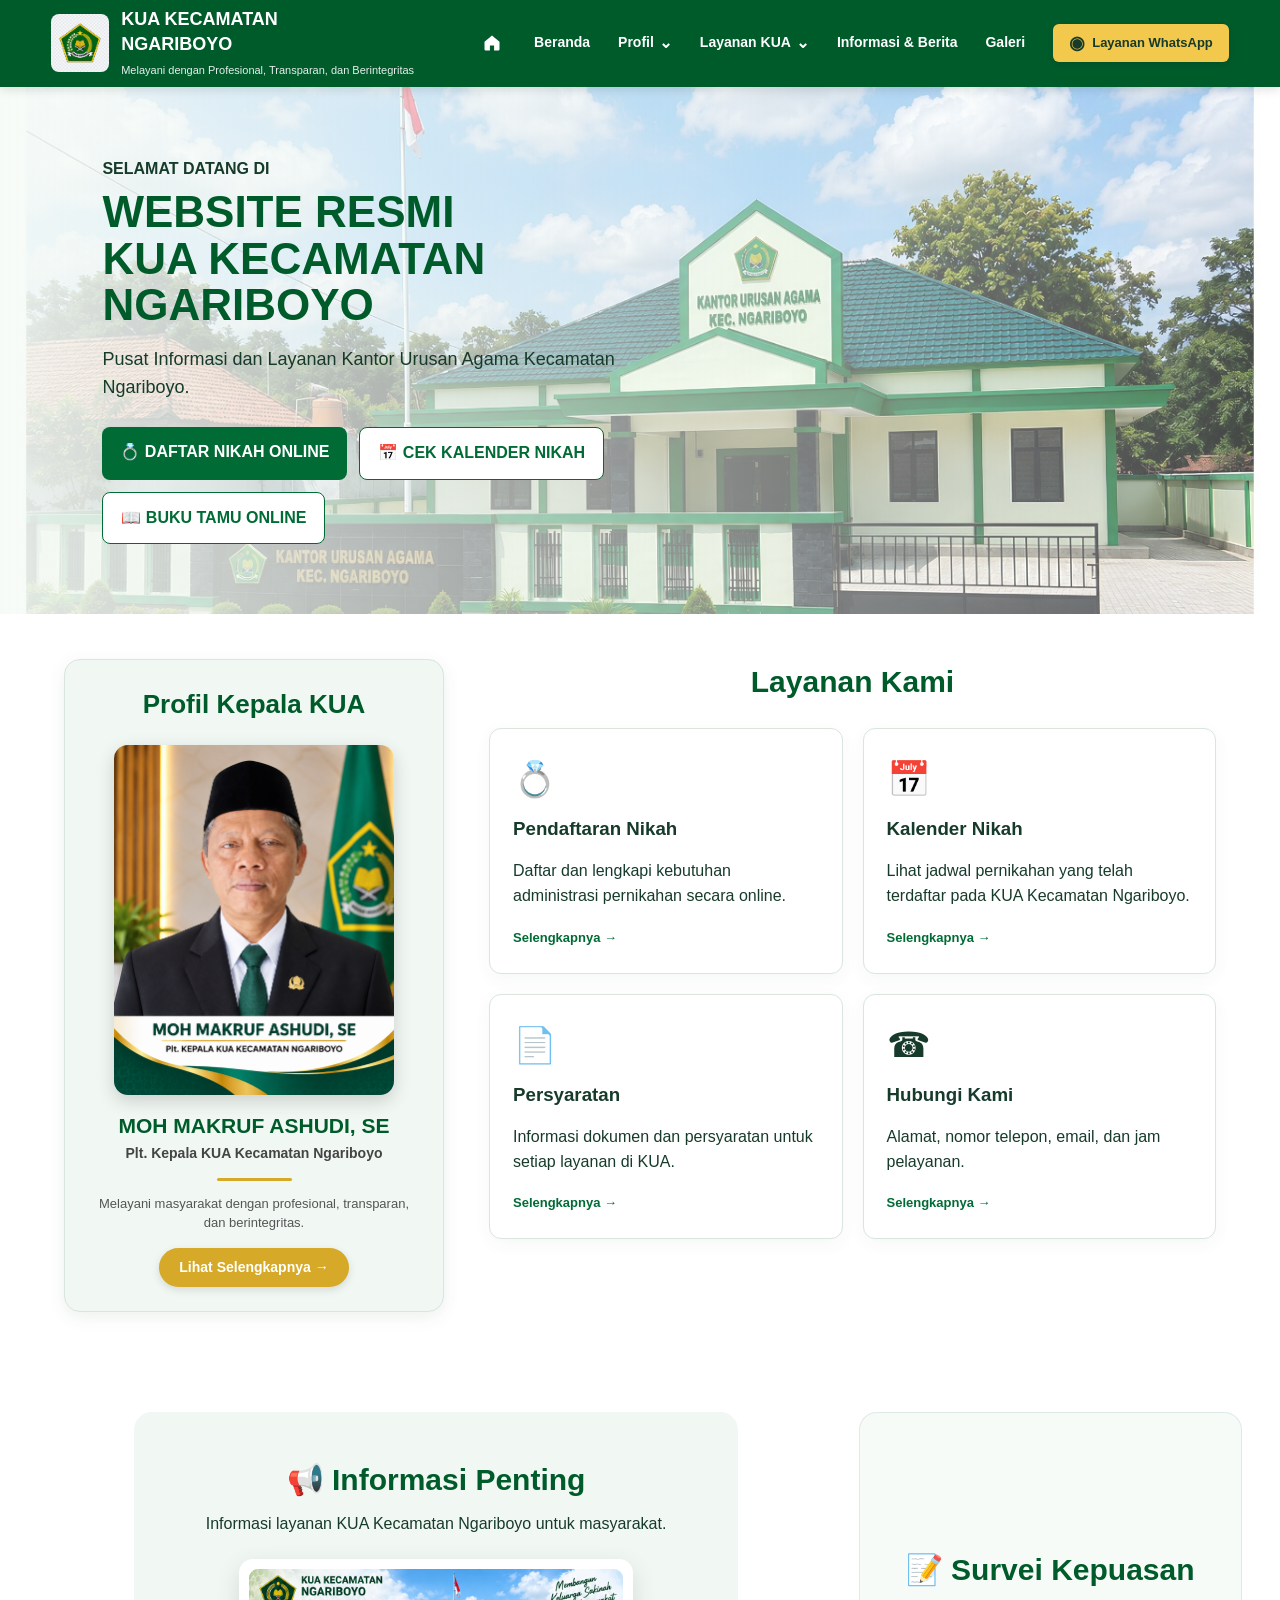
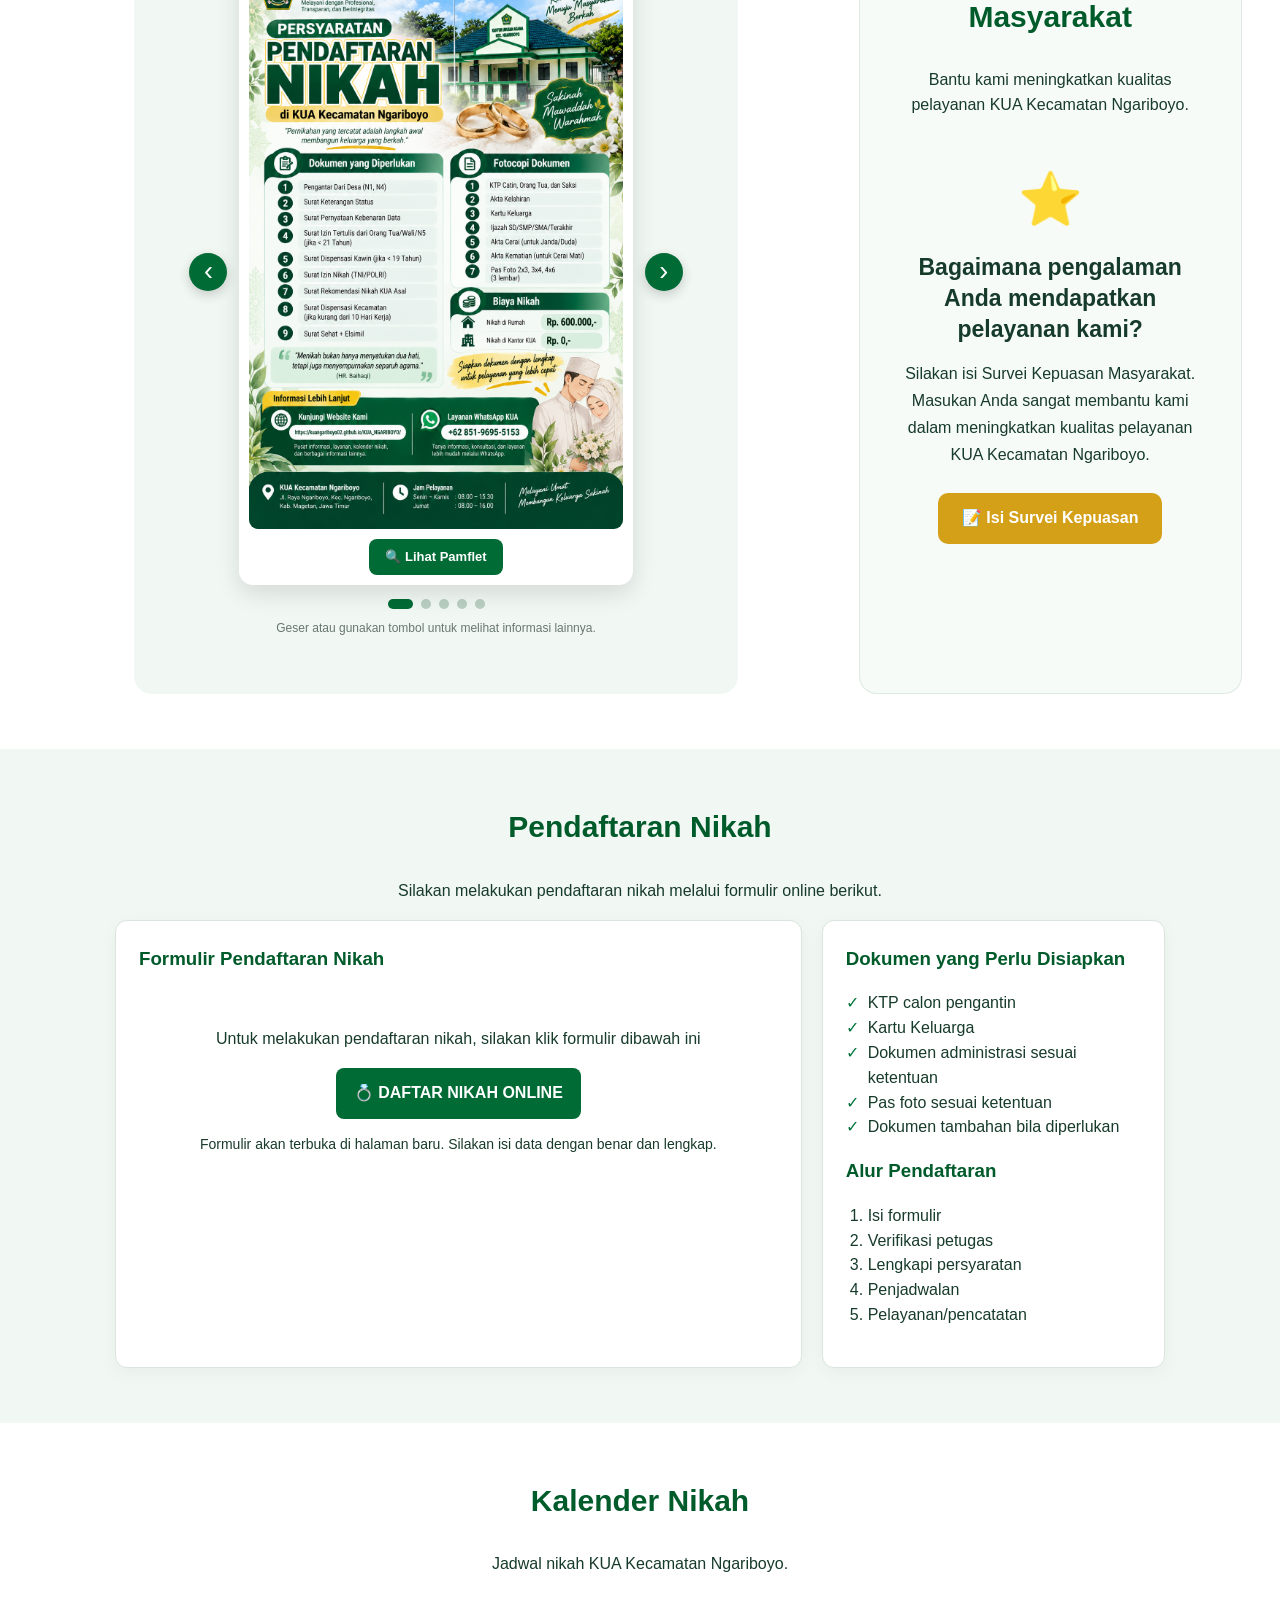
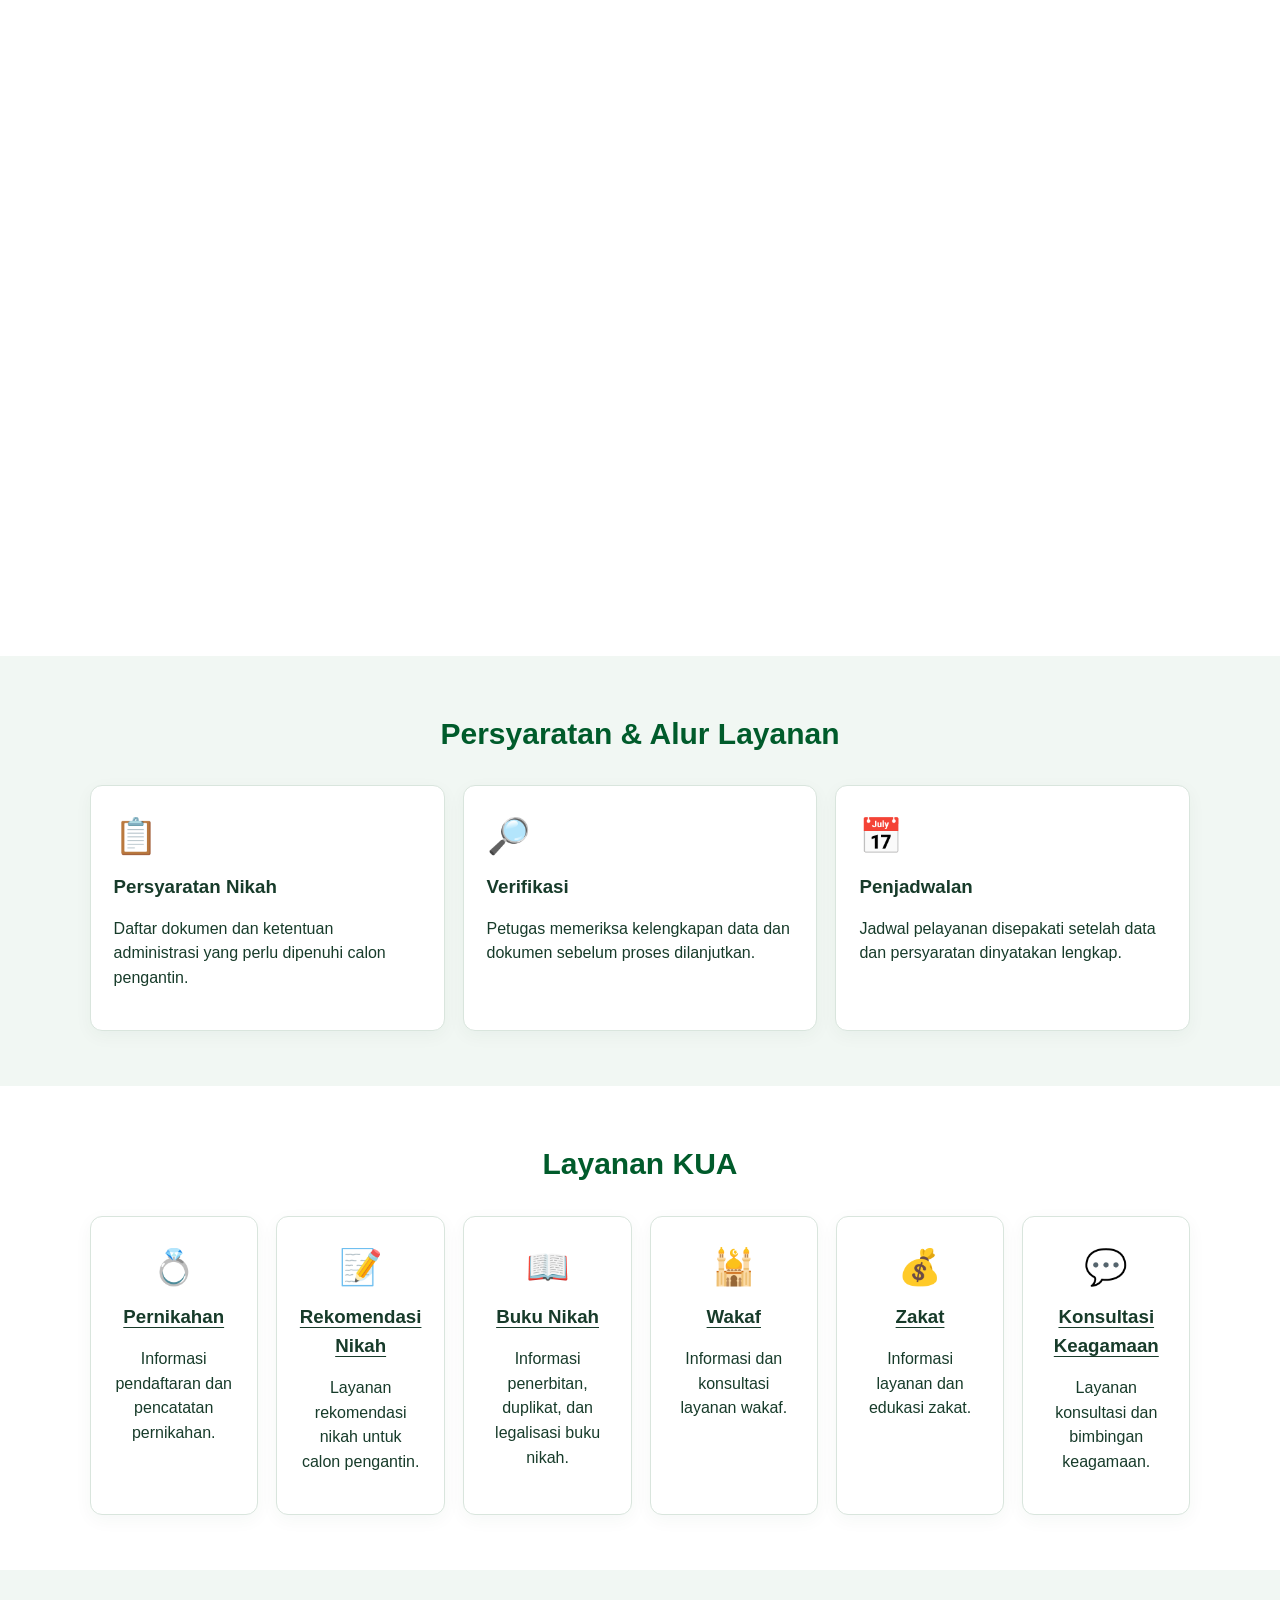
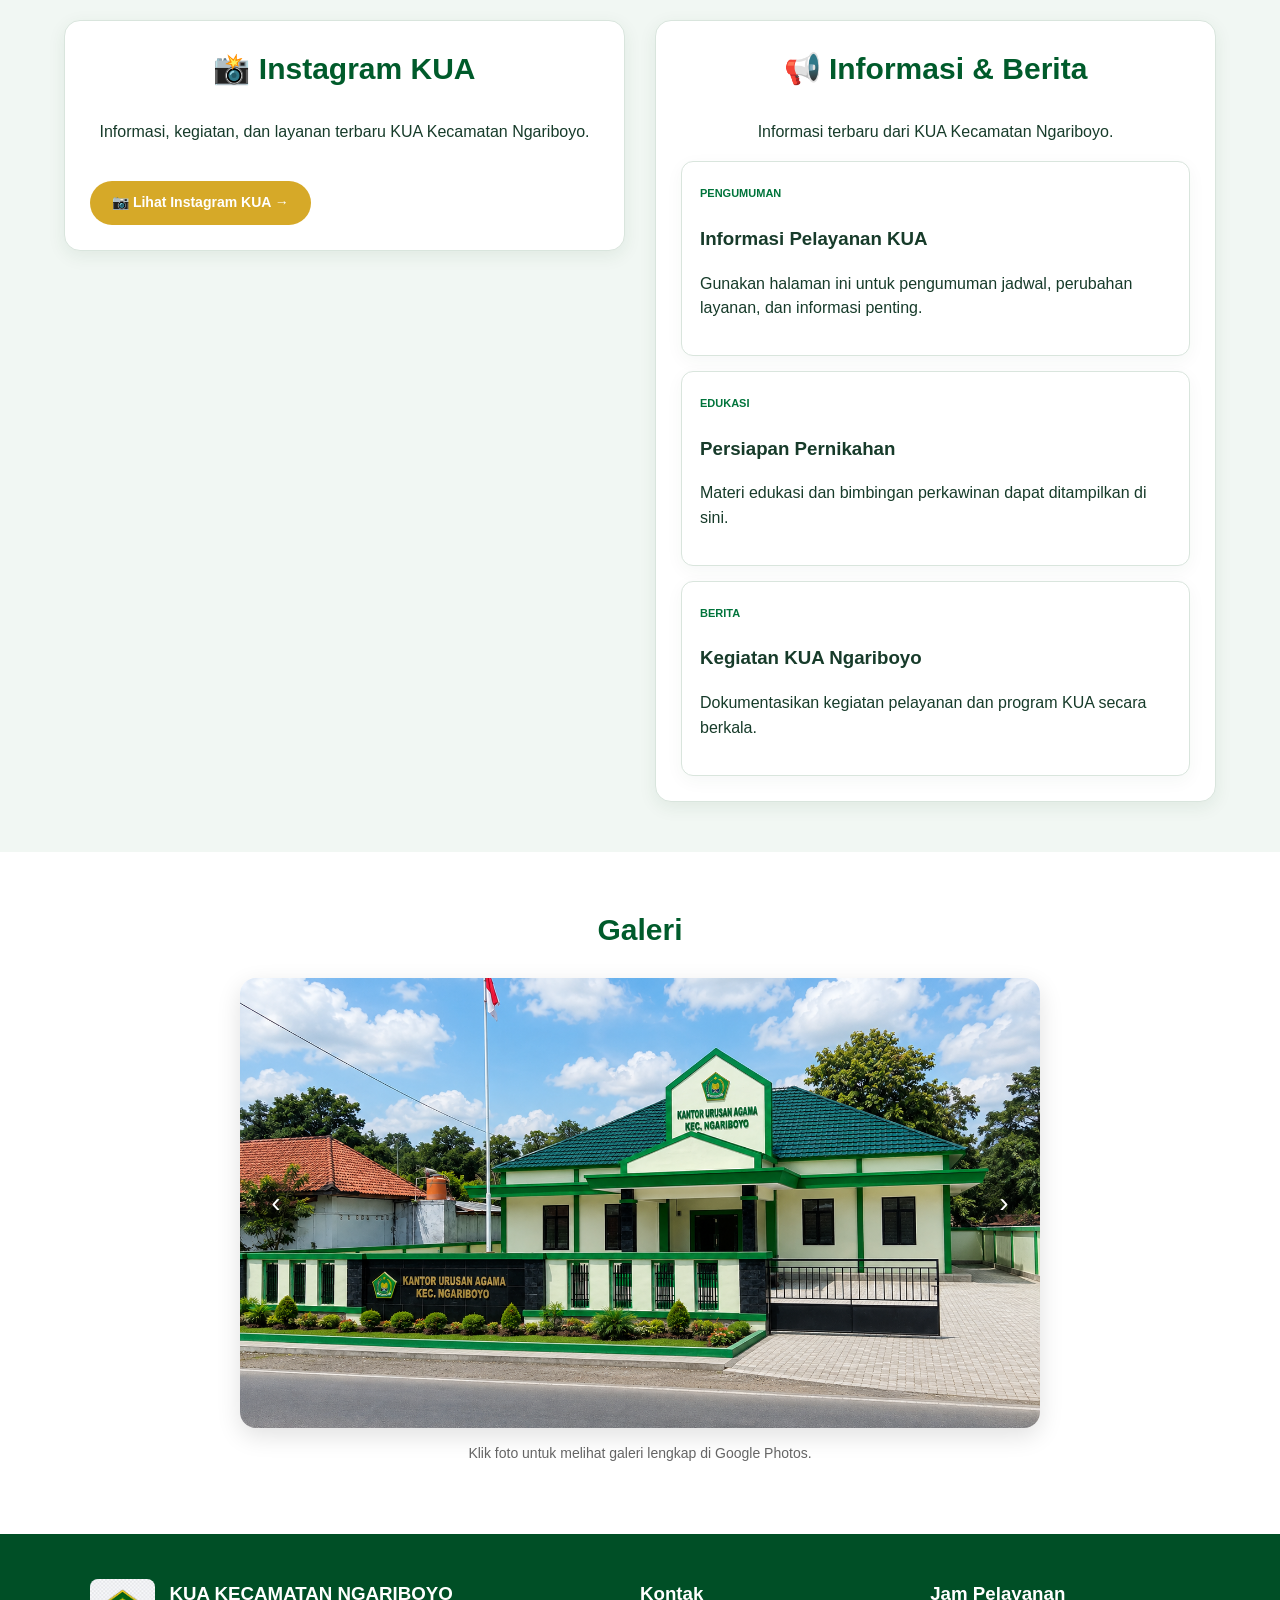
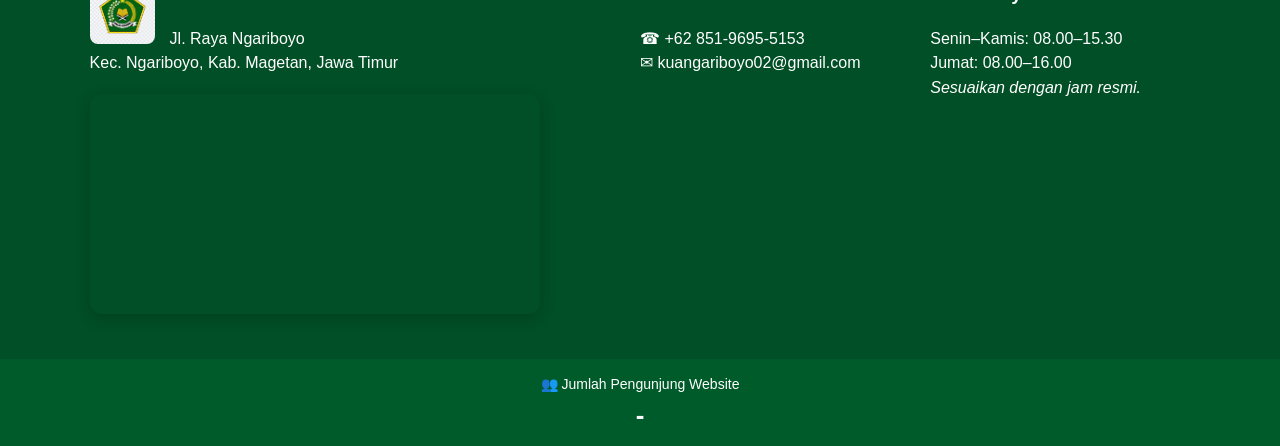
<file: index.html>
<!doctype html>
<html lang="id">

<head>
<meta charset="utf-8">
<meta name="viewport" content="width=device-width, initial-scale=1">
<title>KUA Kecamatan Ngariboyo</title>
<meta name="description" content="Website layanan KUA Kecamatan Ngariboyo">
<link rel="stylesheet" href="style.css?v=6">
<!-- Google tag (gtag.js) -->
<script async src="https://www.googletagmanager.com/gtag/js?id=G-7D5N7SN8YX"></script>
<script>
  window.dataLayer = window.dataLayer || [];
  function gtag(){dataLayer.push(arguments);}
  gtag('js', new Date());

  gtag('config', 'G-7D5N7SN8YX');
</script>

<!-- GoatCounter -->
<script data-goatcounter="https://kuangariboyo.goatcounter.com/count"
        async src="//gc.zgo.at/count.js"></script>


<style>
.info-survei-section{width:100%;box-sizing:border-box}
.info-survei-grid{width:100%;max-width:1400px;margin:0 auto;display:grid;grid-template-columns:minmax(0,1.35fr) minmax(320px,.65fr);gap:30px;align-items:stretch}
.info-survei-card{min-width:0;box-sizing:border-box;border-radius:18px}
.info-survei-card .section-head{text-align:center}
.survei-kepuasan-card{background:#f7fbf8;padding:30px;display:flex;flex-direction:column;justify-content:center;border:1px solid rgba(0,90,50,.10)}
.survei-kepuasan-content{text-align:center;padding:25px 15px 15px}
.survei-icon{font-size:52px;margin-bottom:12px}
.survei-kepuasan-content h3{margin:0 auto 15px;max-width:450px;font-size:23px;line-height:1.35}
.survei-kepuasan-content p{max-width:500px;margin:0 auto 25px;line-height:1.7}
.survei-button{display:inline-block;padding:13px 24px;border-radius:10px;background:#d4a017;color:#fff!important;text-decoration:none!important;font-weight:700;transition:transform .2s ease,opacity .2s ease}
.survei-button:hover{transform:translateY(-2px);opacity:.92}
@media(max-width:900px){.info-survei-grid{grid-template-columns:1fr}}
</style>
</head>
<body>
<header class="topbar">
  <div class="brand">
    <img src="logo-kemenag.jpg" alt="Logo Kementerian Agama">
    <div><strong>KUA KECAMATAN<br>NGARIBOYO</strong><small>Melayani dengan Profesional, Transparan, dan Berintegritas</small></div>
  </div>
  <button class="menu-btn" onclick="toggleMenu()">☰</button>
  <nav id="nav">

  <!-- BERANDA -->
  <a href="#beranda" class="nav-home" aria-label="Beranda">
    <svg viewBox="0 0 24 24" aria-hidden="true">
      <path d="M3 10.5L12 3l9 7.5v9a1.5 1.5 0 0 1-1.5 1.5h-5v-6h-5v6h-5A1.5 1.5 0 0 1 3 19.5v-9z"/>
    </svg>
  </a>

  <a href="#beranda">Beranda</a>

  <!-- PROFIL -->
  <div class="nav-dropdown">
    <a href="profil.html" class="dropdown-link">
      Profil <span>⌄</span>
    </a>

    <div class="dropdown-menu">
      <a href="profil.html">Profil Pegawai</a>
    </div>
  </div>

  <!-- LAYANAN -->
  <div class="nav-dropdown">
    <a href="#layanan" class="dropdown-link">
      Layanan KUA <span>⌄</span>
    </a>

    <div class="dropdown-menu">
      <a href="#daftar">Pendaftaran Nikah</a>
      <a href="#kalender">Kalender Nikah</a>
      <a href="#persyaratan">Persyaratan</a>
      <a href="#layanan">Semua Layanan</a>
    </div>
  </div>

  <!-- INFORMASI -->
  <a href="#informasi">Informasi &amp; Berita</a>

  <!-- GALERI -->
  <a href="#galeri">Galeri</a>

  <!-- WHATSAPP -->
  <a
    href="https://wa.me/6285196955153"
    target="_blank"
    rel="noopener noreferrer"
    class="nav-whatsapp">
    <span class="wa-icon">◉</span>
    Layanan WhatsApp
  </a>

</nav>
</header>

<main>
<section id="beranda" class="hero">
  <div class="hero-overlay">
    <div class="hero-copy">
      <p class="eyebrow">SELAMAT DATANG DI</p>
      <h1>WEBSITE RESMI<br>KUA KECAMATAN<br>NGARIBOYO</h1>
      <p>Pusat Informasi dan Layanan Kantor Urusan Agama Kecamatan Ngariboyo.</p>
    <div class="actions">
  <a class="btn primary" href="#daftar">
    💍 DAFTAR NIKAH ONLINE
  </a>

  <a class="btn secondary" href="#kalender">
    📅 CEK KALENDER NIKAH
  </a>

  <a class="btn secondary"
     href="https://docs.google.com/forms/d/e/1FAIpQLSdLz4ue5VqMhU5li6f3cSjL6Q23aQDghRnEpui4ShQG2UJ1HA/viewform?usp=publish-editor"
     target="_blank"
     rel="noopener noreferrer">
    📖 BUKU TAMU ONLINE
  </a>
</div>
    </div>
  </div>

  <img class="hero-img" src="gedung-kua.jpg" alt="Kantor Urusan Agama Kecamatan Ngariboyo">
</section>

<!-- PROFIL KEPALA KUA + LAYANAN KAMI -->
<section class="section home-info">

  <!-- PROFIL KEPALA KUA -->
  <div class="kepala-kua-card">

    <h2>Profil Kepala KUA</h2>

    <div class="kepala-kua-content">

      <div class="kepala-kua-photo">
        <img
          src="kepala-kua.png"
          alt="Plt. Kepala KUA Kecamatan Ngariboyo">
      </div>
     
      <div class="kepala-kua-text">
        <h3>MOH MAKRUF ASHUDI, SE</h3>
        <p class="jabatan">
          Plt. Kepala KUA Kecamatan Ngariboyo
        </p>

        <div class="kepala-line"></div>

        <p class="sambutan">
          Melayani masyarakat dengan profesional,
          transparan, dan berintegritas.
        </p>
        
            <a href="profil.html" class="profil-more-btn">
  Lihat Selengkapnya →
</a>
      </div>

    </div>

  </div>


  <!-- LAYANAN KAMI -->
  <div class="layanan-home">

    <h2>Layanan Kami</h2>

    <div class="cards four">

      <a class="card" href="https://docs.google.com/forms/d/e/1FAIpQLScUJaQ_88kHzNyiUYyDM4uP7dMIu5CpChN3W9SoHJ3iEEHMgg/viewform?usp=dialog" target="_blank" rel="noopener noreferrer">
        <span>💍</span>
        <h3>Pendaftaran Nikah</h3>
        <p>Daftar dan lengkapi kebutuhan administrasi pernikahan secara online.</p>
        <b>Selengkapnya →</b>
      </a>

      <a class="card" href="#kalender">
        <span>📅</span>
        <h3>Kalender Nikah</h3>
        <p>Lihat jadwal pernikahan yang telah terdaftar pada KUA Kecamatan Ngariboyo.</p>
        <b>Selengkapnya →</b>
      </a>

      <a class="card" href="#persyaratan">
        <span>📄</span>
        <h3>Persyaratan</h3>
        <p>Informasi dokumen dan persyaratan untuk setiap layanan di KUA.</p>
        <b>Selengkapnya →</b>
      </a>

      <a class="card" href="#kontak">
        <span>☎</span>
        <h3>Hubungi Kami</h3>
        <p>Alamat, nomor telepon, email, dan jam pelayanan.</p>
        <b>Selengkapnya →</b>
      </a>

    </div>

  </div>

</section>
  <!-- INFORMASI PENTING + SURVEI KEPUASAN -->
<section class="section info-survei-section">
  <div class="info-survei-grid">

    <div class="info-survei-card info-penting">
      <div class="section-head">
        <h2>📢 Informasi Penting</h2>
        <p>Informasi layanan KUA Kecamatan Ngariboyo untuk masyarakat.</p>
      </div>
      <div class="pamflet-slider">
        <button class="pamflet-prev" onclick="pamfletPrev()">‹</button>
        <div class="pamflet-frame">
          <img id="pamfletImage" src="Persyaratan Nikah.png" alt="Informasi layanan KUA Kecamatan Ngariboyo">
          <a id="pamfletZoom" href="Persyaratan Nikah.png" target="_blank" rel="noopener noreferrer" class="pamflet-button">🔍 Lihat Pamflet</a>
        </div>
        <button class="pamflet-next" onclick="pamfletNext()">›</button>
      </div>
      <div class="pamflet-dots" id="pamfletDots"></div>
      <p class="pamflet-caption">Geser atau gunakan tombol untuk melihat informasi lainnya.</p>
    </div>

    <div class="info-survei-card survei-kepuasan-card">
      <div class="section-head">
        <h2>📝 Survei Kepuasan Masyarakat</h2>
        <p>Bantu kami meningkatkan kualitas pelayanan KUA Kecamatan Ngariboyo.</p>
      </div>
      <div class="survei-kepuasan-content">
        <div class="survei-icon">⭐</div>
        <h3>Bagaimana pengalaman Anda mendapatkan pelayanan kami?</h3>
        <p>Silakan isi Survei Kepuasan Masyarakat. Masukan Anda sangat membantu kami dalam meningkatkan kualitas pelayanan KUA Kecamatan Ngariboyo.</p>
        <a class="survei-button" href="https://docs.google.com/forms/d/e/1FAIpQLSe9x_BmOa2xotB_aCH4w6v5SdQA-DqWN9gHofPEmgc6pU6Y7g/viewform?usp=header" target="_blank" rel="noopener noreferrer">📝 Isi Survei Kepuasan</a>
      </div>
    </div>

  </div>
</section>

<section id="daftar" class="section alt">
<div class="section-head"><h2>Pendaftaran Nikah</h2><p>Silakan melakukan pendaftaran nikah melalui formulir online berikut.</p></div>
  <div class="form-layout">
    <div class="panel">
      <h3>Formulir Pendaftaran Nikah</h3>
      <div style="text-align:center; padding:20px 0;">
  <p>
    Untuk melakukan pendaftaran nikah, silakan klik
    formulir dibawah ini
  </p>

  <a
    class="btn primary"
    href="https://docs.google.com/forms/d/e/1FAIpQLScUJaQ_88kHzNyiUYyDM4uP7dMIu5CpChN3W9SoHJ3iEEHMgg/viewform?usp=dialog"
    target="_blank"
    rel="noopener noreferrer">
    💍 DAFTAR NIKAH ONLINE
  </a>

  <p style="margin-top:15px; font-size:14px;">
    Formulir akan terbuka di halaman baru.
    Silakan isi data dengan benar dan lengkap.
  </p>
</div>
      
    </div>
    <aside class="panel">
      <h3>Dokumen yang Perlu Disiapkan</h3>
      <ul class="check">
        <li>KTP calon pengantin</li><li>Kartu Keluarga</li><li>Dokumen administrasi sesuai ketentuan</li><li>Pas foto sesuai ketentuan</li><li>Dokumen tambahan bila diperlukan</li>
      </ul>
      <h3>Alur Pendaftaran</h3>
      <ol class="steps"><li>Isi formulir</li><li>Verifikasi petugas</li><li>Lengkapi persyaratan</li><li>Penjadwalan</li><li>Pelayanan/pencatatan</li></ol>
    </aside>
  </div>
</section>

<section id="kalender" class="section">
    <div class="section-head">
        <h2>Kalender Nikah</h2>
        <p>Jadwal nikah KUA Kecamatan Ngariboyo.</p>
    </div>

    <div style="width:100%; overflow:hidden;">
        <iframe
            src="https://calendar.google.com/calendar/embed?src=kuangariboyo02%40gmail.com&ctz=Asia%2FJakarta"
            style="border:0; width:100%; height:600px;"
            frameborder="0"
            scrolling="no">
        </iframe>
    </div>
</section>

<section id="persyaratan" class="section alt">
<h2>Persyaratan & Alur Layanan</h2>
<div class="cards three">
 <div class="card"><span>📋</span><h3>Persyaratan Nikah</h3><p>Daftar dokumen dan ketentuan administrasi yang perlu dipenuhi calon pengantin.</p></div>
 <div class="card"><span>🔎</span><h3>Verifikasi</h3><p>Petugas memeriksa kelengkapan data dan dokumen sebelum proses dilanjutkan.</p></div>
 <div class="card"><span>📅</span><h3>Penjadwalan</h3><p>Jadwal pelayanan disepakati setelah data dan persyaratan dinyatakan lengkap.</p></div>
</div>
</section>

<section id="layanan" class="section">
<h2>Layanan KUA</h2>
<div class="cards six">

  <a class="service" href="https://docs.google.com/forms/d/e/1FAIpQLScUJaQ_88kHzNyiUYyDM4uP7dMIu5CpChN3W9SoHJ3iEEHMgg/viewform?usp=dialog" target="_blank" rel="noopener noreferrer" style="text-decoration:none;color:inherit;">
    <span>💍</span><h3>Pernikahan</h3><p>Informasi pendaftaran dan pencatatan pernikahan.</p>
  </a>

 <a class="service"
   href="https://docs.google.com/forms/d/e/1FAIpQLSfV-mgq9tUyhpSrBqGP6-CahetIjZsibRUUJsp9_oYj_DOn6Q/viewform?usp=header&utm_source=chatgpt.com"
   target="_blank"
   rel="noopener noreferrer"
   style="text-decoration:none;color:inherit;">
  <span>📝</span>
  <h3>Rekomendasi Nikah</h3>
  <p>Layanan rekomendasi nikah untuk calon pengantin.</p>
</a>

 <a class="service"
   href="duplikat_buku_nikah.png"
   target="_blank"
   rel="noopener noreferrer"
   style="text-decoration:none;color:inherit;">
  <span>📖</span>
  <h3>Buku Nikah</h3>
  <p>Informasi penerbitan, duplikat, dan legalisasi buku nikah.</p>
</a>

  <a class="service" href="https://siwak.kemenag.go.id/" target="_blank" rel="noopener noreferrer" style="text-decoration:none;color:inherit;">
    <span>🕌</span><h3>Wakaf</h3><p>Informasi dan konsultasi layanan wakaf.</p>
  </a>

  <a class="service" href="#informasi" style="text-decoration:none;color:inherit;">
    <span>💰</span><h3>Zakat</h3><p>Informasi layanan dan edukasi zakat.</p>
  </a>

<a class="service"
   href="https://wa.me/6285196955153"
   target="_blank"
   rel="noopener noreferrer"
   style="text-decoration:none;color:inherit;">
  <span>💬</span>
  <h3>Konsultasi Keagamaan</h3>
  <p>Layanan konsultasi dan bimbingan keagamaan.</p>
</a>

</div>
</section>
  
<!-- INSTAGRAM + INFORMASI & BERITA -->
<section class="section social-news-section">

  <div class="social-news-grid">

    <!-- INSTAGRAM -->
    <div class="social-news-card instagram-card">

      <div class="section-head">
        <h2>📸 Instagram KUA</h2>
        <p>Informasi, kegiatan, dan layanan terbaru KUA Kecamatan Ngariboyo.</p>
      </div>

      <div class="instagram-widget">
        <div class="sk-instagram-feed" data-embed-id="25715579"></div>
        <script src="https://widgets.sociablekit.com/instagram-feed/widget.js" defer></script>
      </div>

      <a
        href="https://www.instagram.com/kua_ngariboyo/"
        target="_blank"
        rel="noopener noreferrer"
        class="instagram-button">
        📷 Lihat Instagram KUA →
      </a>

    </div>


    <!-- INFORMASI & BERITA -->
    <div class="social-news-card news-card">

      <div class="section-head">
        <h2>📢 Informasi & Berita</h2>
        <p>Informasi terbaru dari KUA Kecamatan Ngariboyo.</p>
      </div>

      <div class="news">

        <article>
          <span class="tag">PENGUMUMAN</span>
          <h3>Informasi Pelayanan KUA</h3>
          <p>
            Gunakan halaman ini untuk pengumuman jadwal,
            perubahan layanan, dan informasi penting.
          </p>
        </article>

        <article>
          <span class="tag">EDUKASI</span>
          <h3>Persiapan Pernikahan</h3>
          <p>
            Materi edukasi dan bimbingan perkawinan
            dapat ditampilkan di sini.
          </p>
        </article>

        <article>
          <span class="tag">BERITA</span>
          <h3>Kegiatan KUA Ngariboyo</h3>
          <p>
            Dokumentasikan kegiatan pelayanan dan
            program KUA secara berkala.
          </p>
        </article>

      </div>

    </div>

  </div>

</section>

<section id="galeri" class="section">
  <div class="gallery-header">
    <h2>Galeri</h2>
  </div>

  <div class="gallery-slider">

    <a id="galleryLink"
       href="https://photos.app.goo.gl/X6WiBdu4stCy7kEJ9"
       target="_blank"
       rel="noopener noreferrer">

      <img id="galleryImage"
           src="KUA.png"
           alt="Galeri KUA Kecamatan Ngariboyo">

    </a>

    <button class="gallery-prev" onclick="galleryPrev()">‹</button>
    <button class="gallery-next" onclick="galleryNext()">›</button>

  </div>

  <p class="gallery-caption">
    Klik foto untuk melihat galeri lengkap di Google Photos.
  </p>
</section>
</main>

<footer id="kontak">
<div class="footer-grid">
<div class="footer-location">

  <img src="logo-kemenag.jpg" alt="Logo">

  <h3>KUA KECAMATAN NGARIBOYO</h3>

  <p>
    Jl. Raya Ngariboyo<br>
    Kec. Ngariboyo, Kab. Magetan, Jawa Timur
  </p>

  <div class="footer-map">
    <iframe
      src="https://maps.google.com/maps?q=KUA%20Kecamatan%20Ngariboyo%2C%20Magetan%2C%20Jawa%20Timur&output=embed"
      width="100%"
      height="220"
      style="border:0;"
      loading="lazy"
      allowfullscreen>
    </iframe>
  </div>

</div>
 <div>
  <h3>Kontak</h3>
 <p>
  ☎
 <a href="https://wa.me/6285196955153"
   target="_blank"
   rel="noopener noreferrer"
   style="color:white; text-decoration:none;">
  +62 851-9695-5153
</a>
  <br>
  ✉
<a href="mailto:kuangariboyo02@gmail.com"
   style="color:white; text-decoration:none;">
  kuangariboyo02@gmail.com
</a>
</p>
</div>
 <div><h3>Jam Pelayanan</h3><p>Senin–Kamis: 08.00–15.30<br>Jumat: 08.00–16.00<br><em>Sesuaikan dengan jam resmi.</em></p></div>
</div>

<div class="visitor-counter">
  <div>👥 Jumlah Pengunjung Website</div>
  <strong id="visitor-count">-</strong>
</div>

<script>
  var visitorTimer = setInterval(function () {
    if (window.goatcounter && window.goatcounter.visit_count) {
      clearInterval(visitorTimer);

      window.goatcounter.visit_count({
        append: '#visitor-count',
        path: 'TOTAL',
        no_branding: true
      });
    }
  }, 100);
</script>

  <script src="script.js?v=2"></script>

</body>
</html>
</file>
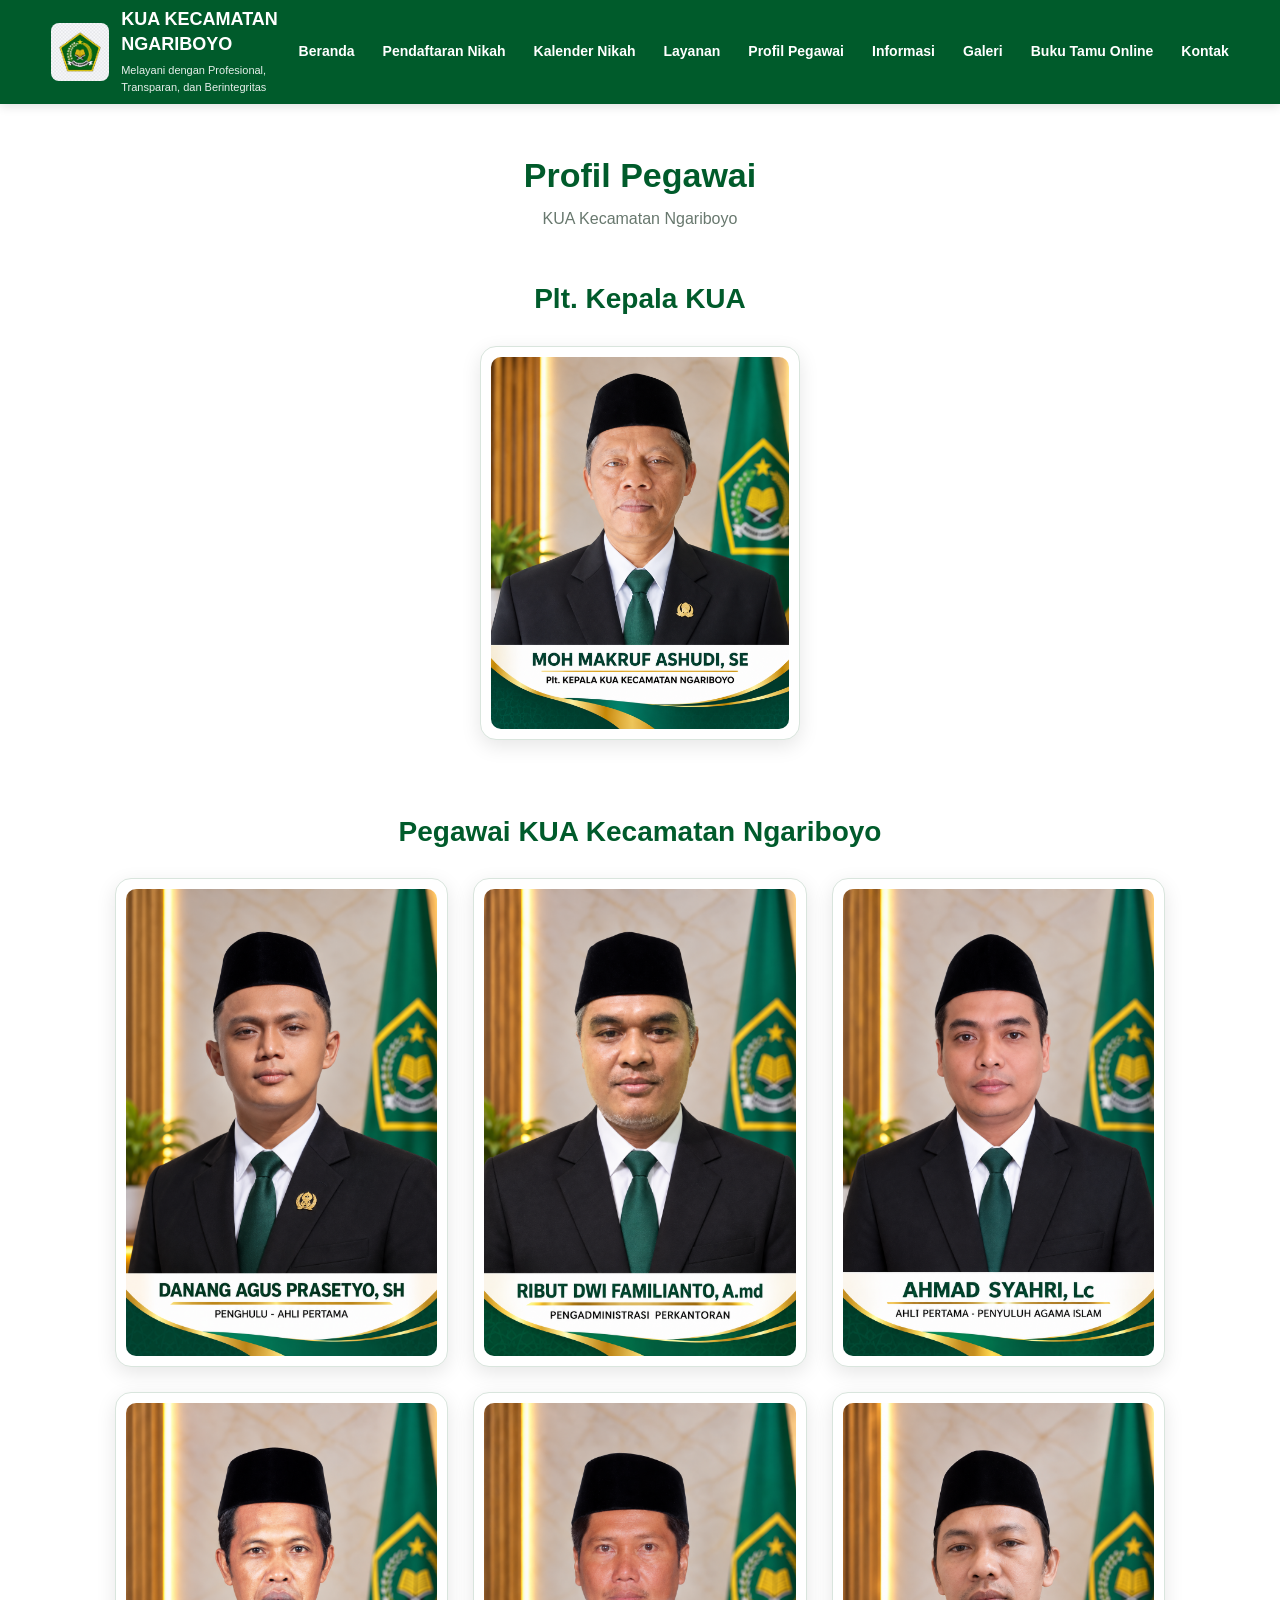
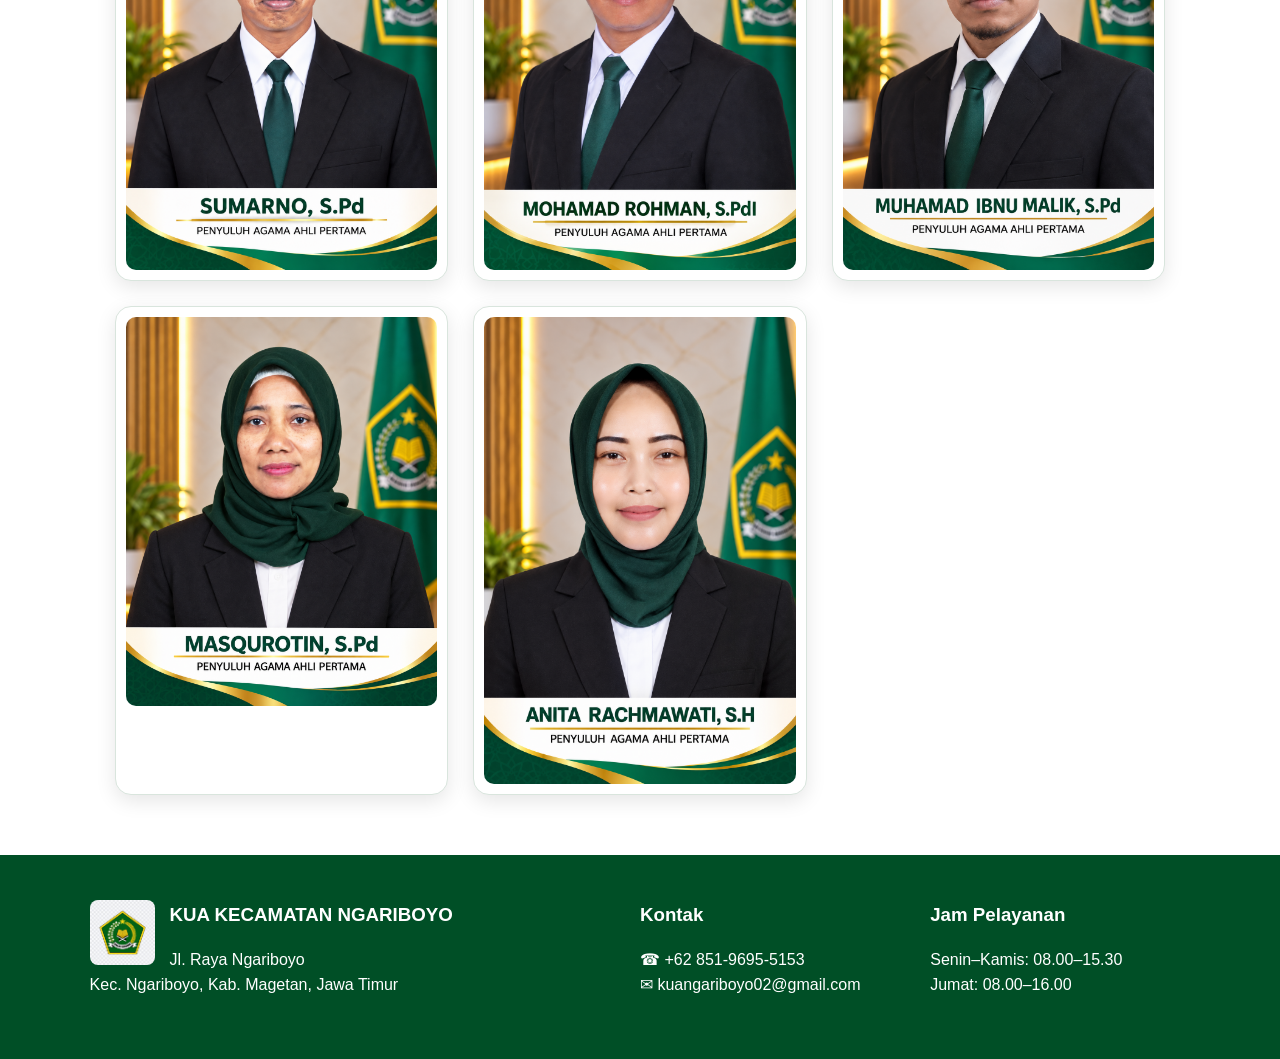
<file: profil.html>
<!doctype html>
<html lang="id">

<head>
  <meta charset="utf-8">
  <meta name="viewport" content="width=device-width, initial-scale=1">

  <title>Profil Pegawai - KUA Kecamatan Ngariboyo</title>

  <meta
    name="description"
    content="Profil Pegawai KUA Kecamatan Ngariboyo">

  <link rel="stylesheet" href="style.css?v=6">
</head>

<body>

<header class="topbar">

  <div class="brand">

    <img
      src="logo-kemenag.jpg"
      alt="Logo Kementerian Agama">

    <div>
      <strong>
        KUA KECAMATAN<br>
        NGARIBOYO
      </strong>

      <small>
        Melayani dengan Profesional, Transparan, dan Berintegritas
      </small>
    </div>

  </div>

  <button
    class="menu-btn"
    onclick="toggleMenu()">
    ☰
  </button>

  <nav id="nav">

    <a href="index.html">Beranda</a>

    <a href="index.html#daftar">
      Pendaftaran Nikah
    </a>

    <a href="index.html#kalender">
      Kalender Nikah
    </a>

    <a href="index.html#layanan">
      Layanan
    </a>

    <a href="profil.html">
      Profil Pegawai
    </a>

    <a href="index.html#informasi">
      Informasi
    </a>

    <a href="index.html#galeri">
      Galeri
    </a>

    <a
      href="https://docs.google.com/forms/d/e/1FAIpQLSdLz4ue5VqMhU5li6f3cSjL6Q23aQDghRnEpui4ShQG2UJ1HA/viewform?usp=publish-editor"
      target="_blank"
      rel="noopener noreferrer">
      Buku Tamu Online
    </a>

    <a href="index.html#kontak">
      Kontak
    </a>

  </nav>

</header>


<main>

  <!-- JUDUL -->
  <section class="profil-pegawai-header">
    <h1>Profil Pegawai</h1>
    <p>KUA Kecamatan Ngariboyo</p>
  </section>


  <!-- KEPALA KUA -->
  <section class="profil-kepala-section">

    <h2>Plt. Kepala KUA</h2>

    <div class="profil-kepala-card">

      <img
        src="kepala-kua.png"
        alt="Profil Plt. Kepala KUA Kecamatan Ngariboyo">

    </div>

  </section>


 <!-- PEGAWAI -->
<section class="profil-staff-section">

  <h2>Pegawai KUA Kecamatan Ngariboyo</h2>

  <div class="profil-staff-grid">

    <!-- 1. DANANG -->
    <div class="profil-staff-card">
      <img src="pegawai1.png"
           alt="Danang Agus Prasetyo, SH">
    </div>

    <!-- 2. RIBUT -->
    <div class="profil-staff-card">
      <img src="pegawai2.png"
           alt="Ribut Dwi Familianto, A.md">
    </div>

    <!-- 3. AHMAD SYAHRI -->
    <div class="profil-staff-card">
      <img src="pegawai3.png"
           alt="Ahmad Syahri, Lc">
    </div>

    <!-- 4. SUMARNO -->
    <div class="profil-staff-card">
      <img src="pegawai4.png"
           alt="Sumarno, S.Pd">
    </div>

    <!-- 5. MOHAMAD ROHMAN -->
    <div class="profil-staff-card">
      <img src="pegawai5.png"
           alt="Mohamad Rohman, S.PdI">
    </div>

    <!-- 6. MUHAMAD IBNU MALIK -->
    <div class="profil-staff-card">
      <img src="pegawai6.png"
           alt="Muhamad Ibnu Malik, S.Pd">
    </div>

    <!-- 7. MASQUROTIN -->
    <div class="profil-staff-card">
      <img src="pegawai7.png"
           alt="Masqurotin, S.Pd">
    </div>

    <!-- 8. ANITA -->
    <div class="profil-staff-card">
      <img src="pegawai8.png"
           alt="Anita Rachmawati, S.H">
    </div>

  </div>

</section>

</main>

<footer id="kontak">

  <div class="footer-grid">

    <div class="footer-location">

      <img
        src="logo-kemenag.jpg"
        alt="Logo">

      <h3>
        KUA KECAMATAN NGARIBOYO
      </h3>

      <p>
        Jl. Raya Ngariboyo<br>
        Kec. Ngariboyo, Kab. Magetan, Jawa Timur
      </p>

    </div>


    <div>

      <h3>Kontak</h3>

      <p>
        ☎ +62 851-9695-5153<br>
        ✉ kuangariboyo02@gmail.com
      </p>

    </div>


    <div>

      <h3>Jam Pelayanan</h3>

      <p>
        Senin–Kamis: 08.00–15.30<br>
        Jumat: 08.00–16.00
      </p>

    </div>

  </div>

</footer>


<script src="script.js?v=6"></script>

</body>
</html>
</file>
<file: style.css>
/* ==========================================
   DASAR
   ========================================== */

* {
  box-sizing: border-box;
}

html {
  scroll-behavior: smooth;
}

body {
  margin: 0;
  font-family: Arial, Helvetica, sans-serif;
  color: #173b2a;
  background: #fff;
  line-height: 1.55;
}

a {
  color: inherit;
}


/* ==========================================
   HEADER / TOPBAR
   ========================================== */

.topbar {
  position: sticky;
  top: 0;
  z-index: 1000;
  background: #005b2b;
  color: #fff;
  display: flex;
  align-items: center;
  justify-content: space-between;
  padding: 10px 5%;
  box-shadow: 0 2px 10px #0002;
}

.brand {
  display: flex;
  align-items: center;
  gap: 12px;
}

.brand img {
  width: 58px;
  height: 58px;
  object-fit: cover;
  border-radius: 8px;
}

.brand strong {
  font-size: 18px;
  line-height: 1.05;
}

.brand small {
  display: block;
  font-size: 11px;
  margin-top: 4px;
  opacity: 0.9;
}

.topbar nav {
  display: flex;
  gap: 18px;
  align-items: center;
}

.topbar nav a {
  color: #fff;
  text-decoration: none;
  font-size: 13px;
  font-weight: 700;
}

.topbar nav a:hover {
  text-decoration: underline;
}

.menu-btn {
  display: none;
  background: none;
  border: 0;
  color: #fff;
  font-size: 25px;
  cursor: pointer;
}


/* ==========================================
   HERO / BERANDA
   ========================================== */

.hero {
  min-height: 500px;
  background:
    linear-gradient(90deg, #f6fbf7ee, #ffffff40),
    url("gedung-kua.jpg");
  background-size: cover;
  background-position: center;
  display: flex;
  align-items: center;
}

.hero-overlay {
  width: 100%;
  padding: 70px 8%;
}

.hero-copy {
  max-width: 560px;
}

.eyebrow {
  font-weight: 700;
  margin: 0;
}

.hero h1 {
  font-size: 44px;
  line-height: 1.05;
  margin: 8px 0 15px;
  color: #005b2b;
}

.hero-copy > p:not(.eyebrow) {
  font-size: 18px;
}

.actions {
  display: flex;
  gap: 12px;
  flex-wrap: wrap;
  margin-top: 25px;
}

.btn {
  display: inline-block;
  border: 0;
  border-radius: 8px;
  padding: 13px 18px;
  font-weight: 800;
  text-decoration: none;
  cursor: pointer;
}

.primary {
  background: #006b35;
  color: white;
}

.secondary {
  background: #fff;
  color: #006b35;
  border: 1px solid #006b35;
}

.btn:hover {
  opacity: 0.9;
}


/* ==========================================
   SECTION
   ========================================== */

.section {
  padding: 55px 7%;
  max-width: 1300px;
  margin: auto;
}

.section.alt {
  max-width: none;
  background: #f1f7f3;
}

.section h2 {
  text-align: center;
  font-size: 30px;
  color: #005b2b;
  margin: 0 0 28px;
}

.section-head {
  text-align: center;
}


/* ==========================================
   CARD
   ========================================== */

.cards {
  display: grid;
  gap: 18px;
}

.cards.four {
  grid-template-columns: repeat(4, 1fr);
}

.cards.three {
  grid-template-columns: repeat(3, 1fr);
}

.cards.six {
  grid-template-columns: repeat(6, 1fr);
}

.card,
.service,
.panel,
article {
  background: #fff;
  border: 1px solid #d9e5dd;
  border-radius: 12px;
  padding: 23px;
  box-shadow: 0 5px 18px #164c2b0b;
}

.card {
  text-decoration: none;
  color: inherit;
}

.card > span,
.service > span {
  font-size: 35px;
}

.card h3,
.service h3 {
  margin: 8px 0;
}

.card b {
  color: #006b35;
  font-size: 13px;
}

.service {
  text-align: center;
  text-decoration: none;
  color: inherit;
}

.service h3 {
  text-decoration: underline;
  text-underline-offset: 4px;
}


/* ==========================================
   PENDAFTARAN / FORM
   ========================================== */

.form-layout {
  display: grid;
  grid-template-columns: 2fr 1fr;
  gap: 20px;
  max-width: 1050px;
  margin: auto;
}

.panel h3 {
  color: #005b2b;
  margin-top: 0;
}

.grid2 {
  display: grid;
  grid-template-columns: 1fr 1fr;
  gap: 14px;
}

label {
  display: block;
  font-weight: 700;
  font-size: 13px;
  margin: 12px 0;
}

input,
textarea {
  width: 100%;
  padding: 11px;
  border: 1px solid #c9d8cf;
  border-radius: 7px;
  margin-top: 5px;
  font: inherit;
}

.notice {
  background: #fff8df;
  border-left: 4px solid #d7a500;
  padding: 10px;
  font-size: 12px;
}

.check,
.steps {
  padding-left: 22px;
}

.check li::marker {
  content: "✓  ";
  color: #00743b;
}


/* ==========================================
   KALENDER
   ========================================== */

.calendar {
  max-width: 900px;
  margin: auto;
}

.cal-head {
  display: flex;
  justify-content: space-between;
  align-items: center;
}

.cal-head button {
  font-size: 25px;
  background: #edf5ef;
  border: 0;
  border-radius: 6px;
  padding: 5px 15px;
}

.weekdays,
.days {
  display: grid;
  grid-template-columns: repeat(7, 1fr);
  gap: 5px;
}

.weekdays {
  text-align: center;
  padding: 10px 0;
}

.days div {
  min-height: 75px;
  border: 1px solid #e2e9e4;
  border-radius: 5px;
  padding: 7px;
  font-size: 13px;
}

.days .empty {
  background: #f8faf9;
}

.days .event {
  background: #dff2e6;
  border-color: #8ac6a1;
  font-weight: 700;
}


/* ==========================================
   INFORMASI & BERITA
   ========================================== */

.news {
  display: grid;
  grid-template-columns: repeat(3, 1fr);
  gap: 18px;
  max-width: 1100px;
  margin: auto;
}

.tag {
  font-size: 11px;
  font-weight: 800;
  color: #00743b;
}


/* ==========================================
   GALERI
   ========================================== */

#galeri {
  text-align: center;
}

#galeri .gallery-header h2 {
  text-align: center;
  margin-bottom: 25px;
}

.gallery-slider {
  position: relative;
  width: 100%;
  max-width: 800px;
  margin: 0 auto;
  overflow: hidden;
  border-radius: 16px;
  box-shadow: 0 8px 25px rgba(0, 0, 0, 0.12);
}

.gallery-slider a {
  display: block;
}

.gallery-slider img {
  display: block;
  width: 100%;
  aspect-ratio: 16 / 9;
  object-fit: cover;
  transition: opacity 0.5s ease;
}

.gallery-prev,
.gallery-next {
  position: absolute;
  top: 50%;
  transform: translateY(-50%);
  width: 42px;
  height: 42px;
  border: none;
  border-radius: 50%;
  background: rgba(0, 0, 0, 0.45);
  color: white;
  font-size: 28px;
  cursor: pointer;
  z-index: 2;
}

.gallery-prev {
  left: 15px;
}

.gallery-next {
  right: 15px;
}

.gallery-prev:hover,
.gallery-next:hover {
  background: rgba(0, 0, 0, 0.7);
}

.gallery-caption {
  text-align: center;
  margin-top: 15px;
  color: #666;
  font-size: 14px;
}


/* ==========================================
   INFORMASI PENTING - PAMFLET
   ========================================== */

.info-penting {
  background: #f1f7f3;
  text-align: center;
}

.pamflet-slider {
  position: relative;
  width: 100%;
  max-width: 720px;
  margin: 0 auto;
  display: flex;
  align-items: center;
  justify-content: center;
  gap: 15px;
}

.pamflet-frame {
  position: relative;
  width: 100%;
  max-width: 600px;
  background: white;
  padding: 12px;
  border-radius: 18px;
  box-shadow: 0 8px 25px rgba(0, 0, 0, 0.12);
  overflow: hidden;
}

.pamflet-frame img {
  display: block;
  width: 100%;
  height: auto;
  max-height: 780px;
  object-fit: contain;
  border-radius: 12px;
  transition: opacity 0.35s ease;
}

.pamflet-button {
  display: inline-block;
  margin-top: 12px;
  padding: 10px 20px;
  background: #006b35;
  color: white;
  text-decoration: none;
  border-radius: 8px;
  font-weight: 700;
  font-size: 14px;
}

.pamflet-button:hover {
  background: #004f26;
}

.pamflet-prev,
.pamflet-next {
  flex-shrink: 0;
  width: 45px;
  height: 45px;
  border: none;
  border-radius: 50%;
  background: #006b35;
  color: white;
  font-size: 32px;
  line-height: 1;
  cursor: pointer;
  box-shadow: 0 4px 12px rgba(0, 0, 0, 0.18);
  z-index: 2;
}

.pamflet-prev:hover,
.pamflet-next:hover {
  background: #004f26;
}

.pamflet-dots {
  display: flex;
  justify-content: center;
  align-items: center;
  gap: 8px;
  margin-top: 18px;
}

.pamflet-dot {
  width: 10px;
  height: 10px;
  border-radius: 50%;
  background: #b8cfc1;
  cursor: pointer;
  transition: all 0.25s ease;
}

.pamflet-dot.active {
  width: 25px;
  border-radius: 10px;
  background: #006b35;
}

.pamflet-caption {
  margin-top: 12px;
  color: #68786e;
  font-size: 14px;
}


/* ==========================================
   FOOTER
   ========================================== */

.footer-grid {
  background: #004f26;
  color: white;
  padding: 45px 7%;
  display: grid;
  grid-template-columns: 2fr 1fr 1fr;
  gap: 30px;
}

.footer-grid img {
  width: 65px;
  height: 65px;
  object-fit: cover;
  border-radius: 8px;
  float: left;
  margin-right: 15px;
}

.footer-grid h3 {
  margin-top: 0;
}

.footer-grid a {
  color: #fff;
  text-decoration: none;
}

.footer-grid a:hover {
  text-decoration: underline;
}

.footer-map {
  width: 100%;
  max-width: 450px;
  margin-top: 18px;
  border-radius: 12px;
  overflow: hidden;
  box-shadow: 0 4px 15px rgba(0, 0, 0, 0.20);
}

.footer-map iframe {
  display: block;
  width: 100%;
  height: 220px;
  border: 0;
}

.copyright {
  text-align: center;
  background: #003d1e;
  color: #dbece1;
  padding: 13px;
  font-size: 12px;
}


/* ==========================================
   TEKS TAMBAHAN
   ========================================== */

.muted {
  text-align: center;
  color: #68786e;
  font-size: 13px;
}


/* ==========================================
   TABLET / HP
   ========================================== */

@media (max-width: 900px) {

  html,
  body {
    width: 100%;
    max-width: 100%;
    min-width: 0;
    overflow-x: hidden;
  }

  .topbar {
    width: 100%;
    padding: 10px 15px;
  }

  .topbar nav {
    display: none;
    position: absolute;
    top: 78px;
    left: 0;
    right: 0;
    background: #005b2b;
    padding: 15px 7%;
    flex-direction: column;
    gap: 14px;
  }

  .topbar nav.open {
    display: flex;
  }

  .menu-btn {
    display: block;
  }

  .hero {
    display: flex !important;
    flex-direction: column !important;
    align-items: stretch !important;
    width: 100% !important;
    min-height: auto !important;
  }

  .hero-overlay {
    width: 100% !important;
    padding: 40px 20px !important;
  }

  .hero-copy {
    width: 100% !important;
    max-width: 600px !important;
    margin: auto !important;
  }

  .hero h1 {
    font-size: 32px !important;
    line-height: 1.1 !important;
  }

  .hero-copy > p:not(.eyebrow) {
    font-size: 16px;
  }

  .actions {
    display: flex !important;
    flex-direction: column !important;
    align-items: stretch !important;
    gap: 10px !important;
  }

  .actions .btn {
    width: 100% !important;
    text-align: center !important;
    box-sizing: border-box !important;
  }

  .section {
    width: 100% !important;
    max-width: none !important;
    min-width: 0 !important;
    padding: 40px 15px !important;
    box-sizing: border-box !important;
    margin: 0 !important;
  }

  .section h2 {
    text-align: center !important;
  }

  .cards.four,
  .cards.six {
    grid-template-columns: repeat(2, minmax(0, 1fr)) !important;
    width: 100% !important;
  }

  .cards.three {
    grid-template-columns: 1fr;
  }

  .card,
  .service {
    min-width: 0;
    width: 100%;
    padding: 15px;
  }

  .card h3,
  .service h3 {
    font-size: 14px;
  }

  .card p,
  .service p {
    font-size: 12px;
  }

  .form-layout {
    grid-template-columns: 1fr;
  }

  .news {
    grid-template-columns: 1fr;
  }

  .footer-grid {
    width: 100%;
    grid-template-columns: 1fr;
    gap: 25px;
    box-sizing: border-box;
  }

  #kalender iframe {
    width: 100% !important;
    max-width: 100% !important;
    height: 500px !important;
    box-sizing: border-box;
  }

  .gallery-slider {
    width: 100% !important;
    max-width: 100% !important;
    box-sizing: border-box;
  }

  .footer-map {
    max-width: 100%;
  }

  .footer-map iframe {
    height: 220px;
  }

  .pamflet-frame {
    max-width: 600px;
  }
}


/* ==========================================
   PAMFLET DI HP
   ========================================== */

@media (max-width: 700px) {

  .info-penting {
    padding-left: 10px !important;
    padding-right: 10px !important;
  }

  .pamflet-slider {
    gap: 5px;
  }

  .pamflet-frame {
    width: calc(100% - 70px);
    padding: 7px;
    border-radius: 12px;
  }

  .pamflet-frame img {
    max-height: none;
    border-radius: 8px;
  }

  .pamflet-prev,
  .pamflet-next {
    width: 38px;
    height: 38px;
    font-size: 27px;
  }

  .pamflet-button {
    width: 100%;
    box-sizing: border-box;
    padding: 9px 12px;
    font-size: 13px;
  }

  .gallery-slider {
    max-width: 100%;
  }

  .brand strong {
    font-size: 15px;
  }

  .brand small {
    display: none;
  }

  .hero-overlay {
    padding: 40px 20px !important;
  }
}


/* ==========================================
   HP KECIL
   ========================================== */

@media (max-width: 520px) {

  .cards.four,
  .cards.six {
    grid-template-columns: repeat(2, 1fr) !important;
  }

  .grid2 {
    grid-template-columns: 1fr;
  }

  .pamflet-frame {
    width: calc(100% - 55px);
  }

  .pamflet-prev,
  .pamflet-next {
    width: 32px;
    height: 32px;
    font-size: 23px;
  }

  .hero h1 {
    font-size: 30px !important;
  }

  .section {
    padding-left: 12px !important;
    padding-right: 12px !important;
  }
}
/* ==========================================
   PERBAIKAN HERO / BERANDA
   ========================================== */

.hero {
  position: relative !important;
  min-height: 500px !important;
  display: flex !important;
  align-items: center !important;
  background:
    linear-gradient(90deg, rgba(246,251,247,0.92), rgba(255,255,255,0.25)),
    url("gedung-kua.jpg") !important;
  background-size: cover !important;
  background-position: center !important;
}

.hero-overlay {
  width: 100% !important;
  padding: 70px 8% !important;
  box-sizing: border-box !important;
}

.hero-copy {
  max-width: 560px !important;
}

.hero-img {
  display: none !important;
}

@media (max-width: 900px) {
  .hero {
    min-height: auto !important;
    background-position: center !important;
  }

  .hero-overlay {
    width: 100% !important;
    padding: 45px 20px !important;
  }

  .hero-img {
    display: none !important;
  }
}
/* PERBAIKAN HERO DESKTOP */
.hero-img {
  display: none !important;
}
/* JUMLAH PENGUNJUNG */
.visitor-counter {
  width: 100% !important;
  box-sizing: border-box !important;
  background: #005b2a !important;
  color: white !important;
  text-align: center !important;
  padding: 15px 10px !important;
  margin: 0 !important;
  border: 0 !important;
}

.visitor-counter > div {
  font-size: 14px !important;
  margin-bottom: 4px !important;
  color: white !important;
}

.visitor-counter > strong {
  display: block !important;
  font-size: 26px !important;
  line-height: 1.2 !important;
  color: white !important;
  font-weight: 700 !important;
  background: transparent !important;
  border: 0 !important;
  padding: 0 !important;
  margin: 0 !important;
}
/* =====================================================
   PROFIL KEPALA KUA + LAYANAN KAMI
   DESKTOP FINAL
   ===================================================== */

.home-info {
  width: 100% !important;
  max-width: none !important;
  margin: 0 !important;

  padding: 45px 5% !important;

  display: grid !important;
  grid-template-columns: 380px minmax(0, 1fr) !important;
  gap: 45px !important;

  align-items: start !important;
}


/* ================================
   PROFIL KEPALA KUA
   ================================ */

.kepala-kua-card {
  width: 100% !important;
  padding: 24px !important;

  background: #f1f7f3;
  border: 1px solid #d9e5dd;
  border-radius: 16px;

  box-shadow: 0 5px 18px rgba(22,76,43,0.08);

  text-align: center;
}

.kepala-kua-card h2 {
  margin: 0 0 20px !important;

  color: #005b2b;
  font-size: 26px !important;
}


/* FOTO */

.kepala-kua-photo {
  width: 100% !important;
  max-width: 280px !important;

  margin: 0 auto 18px !important;

  border-radius: 14px;
  overflow: hidden;

  box-shadow: 0 6px 18px rgba(0,0,0,0.16);
}

.kepala-kua-photo img {
  display: block;

  width: 100% !important;
  height: auto !important;

  aspect-ratio: 4 / 5 !important;
  object-fit: cover !important;
}


/* NAMA */

.kepala-kua-text h3 {
  margin: 10px 0 4px !important;

  color: #005b2b;
  font-size: 21px !important;
  line-height: 1.25;
}

.kepala-kua-text .jabatan {
  margin: 0 !important;

  color: #444;
  font-size: 14px !important;
  font-weight: 700;
}

.kepala-line {
  width: 75px;
  height: 3px;

  margin: 13px auto !important;

  background: #d6a928;
  border-radius: 10px;
}

.kepala-kua-text .sambutan {
  margin: 0 !important;

  color: #555;
  font-size: 13px !important;
  line-height: 1.5;
}


/* ================================
   LAYANAN KAMI
   ================================ */

.layanan-home {
  width: 100% !important;
  min-width: 0 !important;
}

.layanan-home h2 {
  margin: 0 0 22px !important;

  color: #005b2b;
  font-size: 30px !important;

  text-align: center;
}


/* 4 KARTU */

.layanan-home .cards.four {
  width: 100% !important;

  display: grid !important;

  grid-template-columns:
    repeat(2, minmax(0, 1fr)) !important;

  gap: 20px !important;
}

.layanan-home .card {
  width: 100% !important;
  min-height: 210px;

  padding: 23px !important;
}


/* =====================================================
   TABLET / HP
   ===================================================== */

@media (max-width: 900px) {

  .home-info {
    width: 100% !important;
    max-width: none !important;

    padding: 35px 15px !important;

    display: flex !important;
    flex-direction: column !important;

    gap: 25px !important;
  }


  /* Kepala tetap paling atas */

  .kepala-kua-card {
    order: 1 !important;
  }

  /* Layanan di bawah */

  .layanan-home {
    order: 2 !important;
  }


  .kepala-kua-photo {
    max-width: 280px !important;
  }


  .layanan-home .cards.four {
    grid-template-columns:
      repeat(2, minmax(0, 1fr)) !important;
  }
}


/* =====================================================
   HP KECIL
   ===================================================== */

@media (max-width: 600px) {

  .home-info {
    padding: 30px 12px !important;
  }

  .kepala-kua-card {
    padding: 20px 15px !important;
  }

  .kepala-kua-card h2 {
    font-size: 24px !important;
  }

  .kepala-kua-text h3 {
    font-size: 19px !important;
  }

  .layanan-home .cards.four {
    grid-template-columns:
      repeat(2, minmax(0, 1fr)) !important;

    gap: 12px !important;
  }
}
/* ==========================================
   PERBAIKAN INFORMASI PENTING
   ========================================== */

.info-penting {
  max-width: 1300px !important;
  margin: 0 auto !important;
  padding: 45px 7% !important;
  background: #f1f7f3 !important;
  text-align: center;
}

.info-penting .section-head h2 {
  font-size: 30px !important;
  margin-bottom: 8px !important;
}

.info-penting .section-head p {
  margin-top: 0 !important;
  margin-bottom: 22px !important;
}

/* Ukuran area slider */
.info-penting .pamflet-slider {
  max-width: 500px !important;
  margin: 0 auto !important;
  gap: 12px !important;
}

/* Bingkai pamflet */
.info-penting .pamflet-frame {
  max-width: 420px !important;
  padding: 10px !important;
  border-radius: 14px !important;
}

/* Foto pamflet */
.info-penting .pamflet-frame img {
  width: 100% !important;
  max-height: 560px !important;
  object-fit: contain !important;
  border-radius: 9px !important;
}

/* Tombol */
.info-penting .pamflet-button {
  margin-top: 10px !important;
  padding: 8px 16px !important;
  font-size: 13px !important;
}

/* Tombol kiri kanan */
.info-penting .pamflet-prev,
.info-penting .pamflet-next {
  width: 38px !important;
  height: 38px !important;
  font-size: 27px !important;
}

/* Titik slider */
.info-penting .pamflet-dots {
  margin-top: 14px !important;
}

.info-penting .pamflet-caption {
  margin-top: 10px !important;
  font-size: 12px !important;
}


/* HP */
@media (max-width: 700px) {

  .info-penting {
    padding: 35px 12px !important;
  }

  .info-penting .pamflet-slider {
    max-width: 100% !important;
  }

  .info-penting .pamflet-frame {
    max-width: 360px !important;
  }

  .info-penting .pamflet-frame img {
    max-height: none !important;
  }
}
/* =====================================================
   HALAMAN PROFIL PEGAWAI
   ===================================================== */

/* Judul halaman */
.profil-pegawai-header {
  text-align: center;
  padding: 45px 20px 25px;
}

.profil-pegawai-header h1 {
  margin: 0;
  color: #005b2b;
  font-size: 34px;
}

.profil-pegawai-header p {
  margin: 6px 0 0;
  color: #68786e;
}


/* =====================================================
   KEPALA KUA
   ===================================================== */

.profil-kepala-section {
  max-width: 1300px;
  margin: 0 auto;
  padding: 20px 5% 45px;
  text-align: center;
}

.profil-kepala-section h2,
.profil-staff-section h2 {
  color: #005b2b;
  font-size: 28px;
  margin: 0 0 25px;
}

.profil-kepala-card {
  width: 320px;
  max-width: 100%;
  margin: 0 auto;
  padding: 10px;

  background: #fff;
  border: 1px solid #d9e5dd;
  border-radius: 16px;

  box-shadow: 0 6px 20px rgba(0,0,0,0.10);

  overflow: hidden;
}

.profil-kepala-card img {
  display: block;
  width: 100%;
  height: auto;
  border-radius: 10px;
}


/* =====================================================
   DAFTAR PEGAWAI
   ===================================================== */

.profil-staff-section {
  max-width: 1300px;
  margin: 0 auto;
  padding: 25px 5% 60px;
  text-align: center;
}

.profil-staff-grid {
  display: grid;
  grid-template-columns: repeat(3, minmax(0, 1fr));
  gap: 25px;
  max-width: 1050px;
  margin: 0 auto;
}

.profil-staff-card {
  width: 100%;
  background: #fff;
  border: 1px solid #d9e5dd;
  border-radius: 16px;
  padding: 10px;
  box-shadow: 0 6px 20px rgba(0,0,0,0.10);
  overflow: hidden;
}

.profil-staff-card img {
  display: block;
  width: 100%;
  height: auto;
  border-radius: 10px;
}


/* =====================================================
   TABLET
   ===================================================== */

@media (max-width: 900px) {

  .profil-pegawai-header {
    padding: 35px 15px 20px;
  }

  .profil-pegawai-header h1 {
    font-size: 30px;
  }

  .profil-kepala-section,
  .profil-staff-section {
    padding-left: 15px;
    padding-right: 15px;
  }

  .profil-staff-grid {
    grid-template-columns: repeat(2, minmax(0, 1fr));
    gap: 18px;
  }

}


/* =====================================================
   HP
   ===================================================== */

@media (max-width: 600px) {

  .profil-pegawai-header {
    padding: 30px 12px 15px;
  }

  .profil-pegawai-header h1 {
    font-size: 27px;
  }

  .profil-pegawai-header p {
    font-size: 14px;
  }

  .profil-kepala-section h2,
  .profil-staff-section h2 {
    font-size: 23px;
  }

  .profil-kepala-card {
    width: 280px;
  }

  .profil-staff-grid {
    grid-template-columns: 1fr;
    max-width: 350px;
    gap: 20px;
  }

}
/* Tombol lihat profil pegawai */
.profil-more-btn {
  display: inline-block;
  margin: 15px auto 0;
  padding: 9px 20px;
  background: #d6a928;
  color: #fff !important;
  text-decoration: none !important;
  font-size: 14px;
  font-weight: 700;
  border-radius: 25px;
  transition: 0.2s ease;
  box-shadow: 0 3px 8px rgba(0,0,0,0.12);
}

.profil-more-btn:hover {
  background: #b88c16;
  transform: translateY(-1px);
}
/* =====================================================
   HEADER MENU - MODEL BARU
   ===================================================== */

.topbar {
  padding: 8px 4% !important;
  min-height: 48px;
}

/* MENU UTAMA */
.topbar nav {
  display: flex;
  align-items: center;
  gap: 28px;
}

/* IKON RUMAH */
.nav-home {
  display: flex !important;
  align-items: center;
  justify-content: center;
  width: 28px;
  height: 32px;
}

.nav-home svg {
  width: 20px;
  height: 20px;
  fill: white;
  display: block;
}

/* LINK MENU */
.topbar nav a {
  position: relative;
  color: #fff;
  text-decoration: none;
  font-size: 14px;
  font-weight: 700;
  white-space: nowrap;
}

/* GARIS AKTIF / HOVER */
.topbar nav > a:hover,
.nav-dropdown > a:hover {
  color: #fff;
}

.topbar nav > a::after,
.nav-dropdown > a::after {
  content: "";
  position: absolute;
  left: 0;
  bottom: -9px;
  width: 0;
  height: 3px;
  background: #f2c94c;
  border-radius: 3px;
  transition: width 0.2s ease;
}

.topbar nav > a:hover::after,
.nav-dropdown > a:hover::after {
  width: 100%;
}

/* DROPDOWN */
.nav-dropdown {
  position: relative;
  display: flex;
  align-items: center;
}

.dropdown-link {
  display: flex !important;
  align-items: center;
  gap: 5px;
}

.dropdown-link span {
  font-size: 16px;
  line-height: 1;
}

/* ISI DROPDOWN */
.dropdown-menu {
  position: absolute;
  top: calc(100% + 14px);
  left: 0;
  min-width: 210px;
  background: #fff;
  border-radius: 8px;
  box-shadow: 0 8px 25px rgba(0,0,0,0.18);
  padding: 8px 0;
  display: none;
  z-index: 2000;
}

.nav-dropdown:hover .dropdown-menu {
  display: block;
}

.dropdown-menu a {
  display: block !important;
  padding: 10px 16px;
  color: #17452f !important;
  font-size: 13px !important;
  font-weight: 600 !important;
}

.dropdown-menu a::after {
  display: none !important;
}

.dropdown-menu a:hover {
  background: #f1f7f3;
  color: #005b2b !important;
}

/* TOMBOL WHATSAPP */
.nav-whatsapp {
  display: inline-flex !important;
  align-items: center;
  justify-content: center;
  gap: 7px;

  background: #f2c94c !important;
  color: #173b2a !important;

  padding: 9px 16px;
  border-radius: 6px;

  font-size: 13px !important;
  font-weight: 800 !important;

  box-shadow: 0 2px 7px rgba(0,0,0,0.12);
}

.nav-whatsapp::after {
  display: none !important;
}

.nav-whatsapp:hover {
  background: #e5b936 !important;
  color: #173b2a !important;
}

.wa-icon {
  font-size: 18px;
  line-height: 1;
}
@media (max-width: 900px) {

  .topbar {
    padding: 8px 15px !important;
  }

  .topbar nav {
    gap: 14px;
  }

  .nav-home {
    width: auto;
  }

  .dropdown-menu {
    position: static;
    width: 100%;
    box-shadow: none;
    margin-top: 5px;
  }

  .nav-dropdown {
    width: 100%;
    flex-direction: column;
    align-items: stretch;
  }

  .dropdown-link {
    justify-content: center;
  }

  .nav-whatsapp {
    width: 100%;
  }
}
/* ==========================================
   PERBAIKAN MENU HP
   MENU HANYA MUNCUL SAAT ☰ DIKLIK
   ========================================== */

@media (max-width: 900px) {

  .topbar {
    position: sticky !important;
    top: 0 !important;
    width: 100% !important;
    min-height: 78px !important;
    padding: 10px 15px !important;
    display: flex !important;
    align-items: center !important;
    justify-content: space-between !important;
  }

  .topbar nav {
    display: none !important;
    position: absolute !important;
    top: 100% !important;
    left: 0 !important;
    right: 0 !important;

    background: #005b2b !important;
    padding: 20px 15px !important;

    flex-direction: column !important;
    align-items: center !important;
    gap: 18px !important;

    z-index: 2000 !important;
  }

  /* MENU MUNCUL SETELAH ☰ DIKLIK */
  .topbar nav.open {
    display: flex !important;
  }

  /* Tombol garis tiga */
  .menu-btn {
    display: block !important;
    background: transparent !important;
    border: 0 !important;
    color: #fff !important;
    font-size: 34px !important;
    line-height: 1 !important;
    padding: 5px !important;
    cursor: pointer !important;
  }

  /* Link menu HP */
  .topbar nav a {
    color: #fff !important;
    font-size: 15px !important;
    font-weight: 700 !important;
    text-decoration: none !important;
  }

  .topbar nav a::after {
    display: none !important;
  }
}
   /* =========================
   INSTAGRAM KUA
========================= */

.instagram-section {
  background: #f1f7f3;
  text-align: center;
}

.instagram-widget {
  width: 100%;
  max-width: 1100px;
  margin: 25px auto 0;
}

.instagram-widget .sk-instagram-feed {
  width: 100%;
}

.instagram-button {
  display: inline-block;
  margin-top: 20px;
  padding: 11px 22px;
  background: #d6a928;
  color: #fff !important;
  text-decoration: none !important;
  border-radius: 25px;
  font-size: 14px;
  font-weight: 700;
  transition: .2s ease;
}

.instagram-button:hover {
  background: #b88c16;
  transform: translateY(-1px);
}

@media (max-width: 700px) {
  .instagram-widget {
    width: 100%;
    margin-top: 20px;
  }

  .instagram-button {
    width: 90%;
    max-width: 320px;
  }
}

.instagram-button {
  display: inline-block;
  margin-top: 20px;
  padding: 11px 22px;
  background: #d6a928;
  color: #fff !important;
  text-decoration: none !important;
  border-radius: 25px;
  font-size: 14px;
  font-weight: 700;
  transition: .2s ease;
}

.instagram-button:hover {
  background: #b88c16;
  transform: translateY(-1px);
}

@media (max-width: 700px) {
  .instagram-widget {
    padding: 10px;
    border-radius: 12px;
  }

  .instagram-button {
    width: 90%;
    max-width: 320px;
  }
}
/* =====================================================
   INSTAGRAM + INFORMASI & BERITA
   ===================================================== */

.social-news-section {
  width: 100% !important;
  max-width: none !important;
  margin: 0 !important;
  padding: 50px 5% !important;
  background: #f1f7f3 !important;
  box-sizing: border-box !important;
}

.social-news-grid {
  width: 100% !important;
  max-width: 1400px !important;
  margin: 0 auto !important;

  display: grid !important;
  grid-template-columns: 1fr 1fr !important;
  gap: 30px !important;
  align-items: start !important;
}

.social-news-card {
  width: 100% !important;
  min-width: 0 !important;
  background: #fff;
  border: 1px solid #d9e5dd;
  border-radius: 16px;
  padding: 25px;
  box-shadow: 0 5px 18px rgba(22,76,43,0.08);
  box-sizing: border-box !important;
}

/* Instagram */
.instagram-card {
  overflow: hidden;
}

.instagram-widget {
  width: 100% !important;
  max-width: 100% !important;
  margin: 0 auto !important;
  overflow: hidden;
}

.instagram-widget .sk-instagram-feed {
  width: 100% !important;
  max-width: 100% !important;
}

/* Berita */
.news-card .news {
  display: grid;
  grid-template-columns: 1fr;
  gap: 15px;
}

.news-card article {
  padding: 18px !important;
  margin: 0;
}

/* HP */
@media (max-width: 700px) {
  .social-news-section {
    padding: 40px 15px !important;
  }

  .social-news-grid {
    grid-template-columns: 1fr !important;
    gap: 20px !important;
  }
}
/* =====================================================
   FIX TERAKHIR - INSTAGRAM & INFORMASI BERITA SEJAJAR
   ===================================================== */

section.social-news-section {
    width: 100% !important;
    max-width: 100% !important;
    margin: 0 !important;
    padding: 50px 5% !important;
    box-sizing: border-box !important;
}

section.social-news-section > .social-news-grid {
    display: grid !important;
    grid-template-columns: 1fr 1fr !important;
    width: 100% !important;
    max-width: 1400px !important;
    margin: 0 auto !important;
    gap: 30px !important;
    align-items: start !important;
}

section.social-news-section > .social-news-grid > .social-news-card {
    display: block !important;
    width: 100% !important;
    min-width: 0 !important;
    box-sizing: border-box !important;
}

/* Instagram */
section.social-news-section .instagram-card {
    grid-column: 1 !important;
}

/* Informasi & Berita */
section.social-news-section .news-card {
    grid-column: 2 !important;
}

/* HP tetap satu kolom */
@media (max-width: 700px) {
    section.social-news-section > .social-news-grid {
        grid-template-columns: 1fr !important;
    }

    section.social-news-section .instagram-card,
    section.social-news-section .news-card {
        grid-column: 1 !important;
    }
}
/* =========================================
   INFORMASI PENTING + SURVEI - FULL WIDTH
========================================= */

.info-survei-section {
  width: 100% !important;
  max-width: 100% !important;
  margin: 0 !important;
  padding-left: 3% !important;
  padding-right: 3% !important;
  box-sizing: border-box !important;
}

.info-survei-grid {
  width: 100% !important;
  max-width: 1500px !important;
  margin: 0 auto !important;
  display: grid !important;
  grid-template-columns: minmax(0, 1.35fr) minmax(0, 0.65fr) !important;
  gap: 25px !important;
}

@media (max-width: 900px) {
  .info-survei-section {
    padding-left: 5% !important;
    padding-right: 5% !important;
  }

  .info-survei-grid {
    grid-template-columns: 1fr !important;
  }
}
</file>
